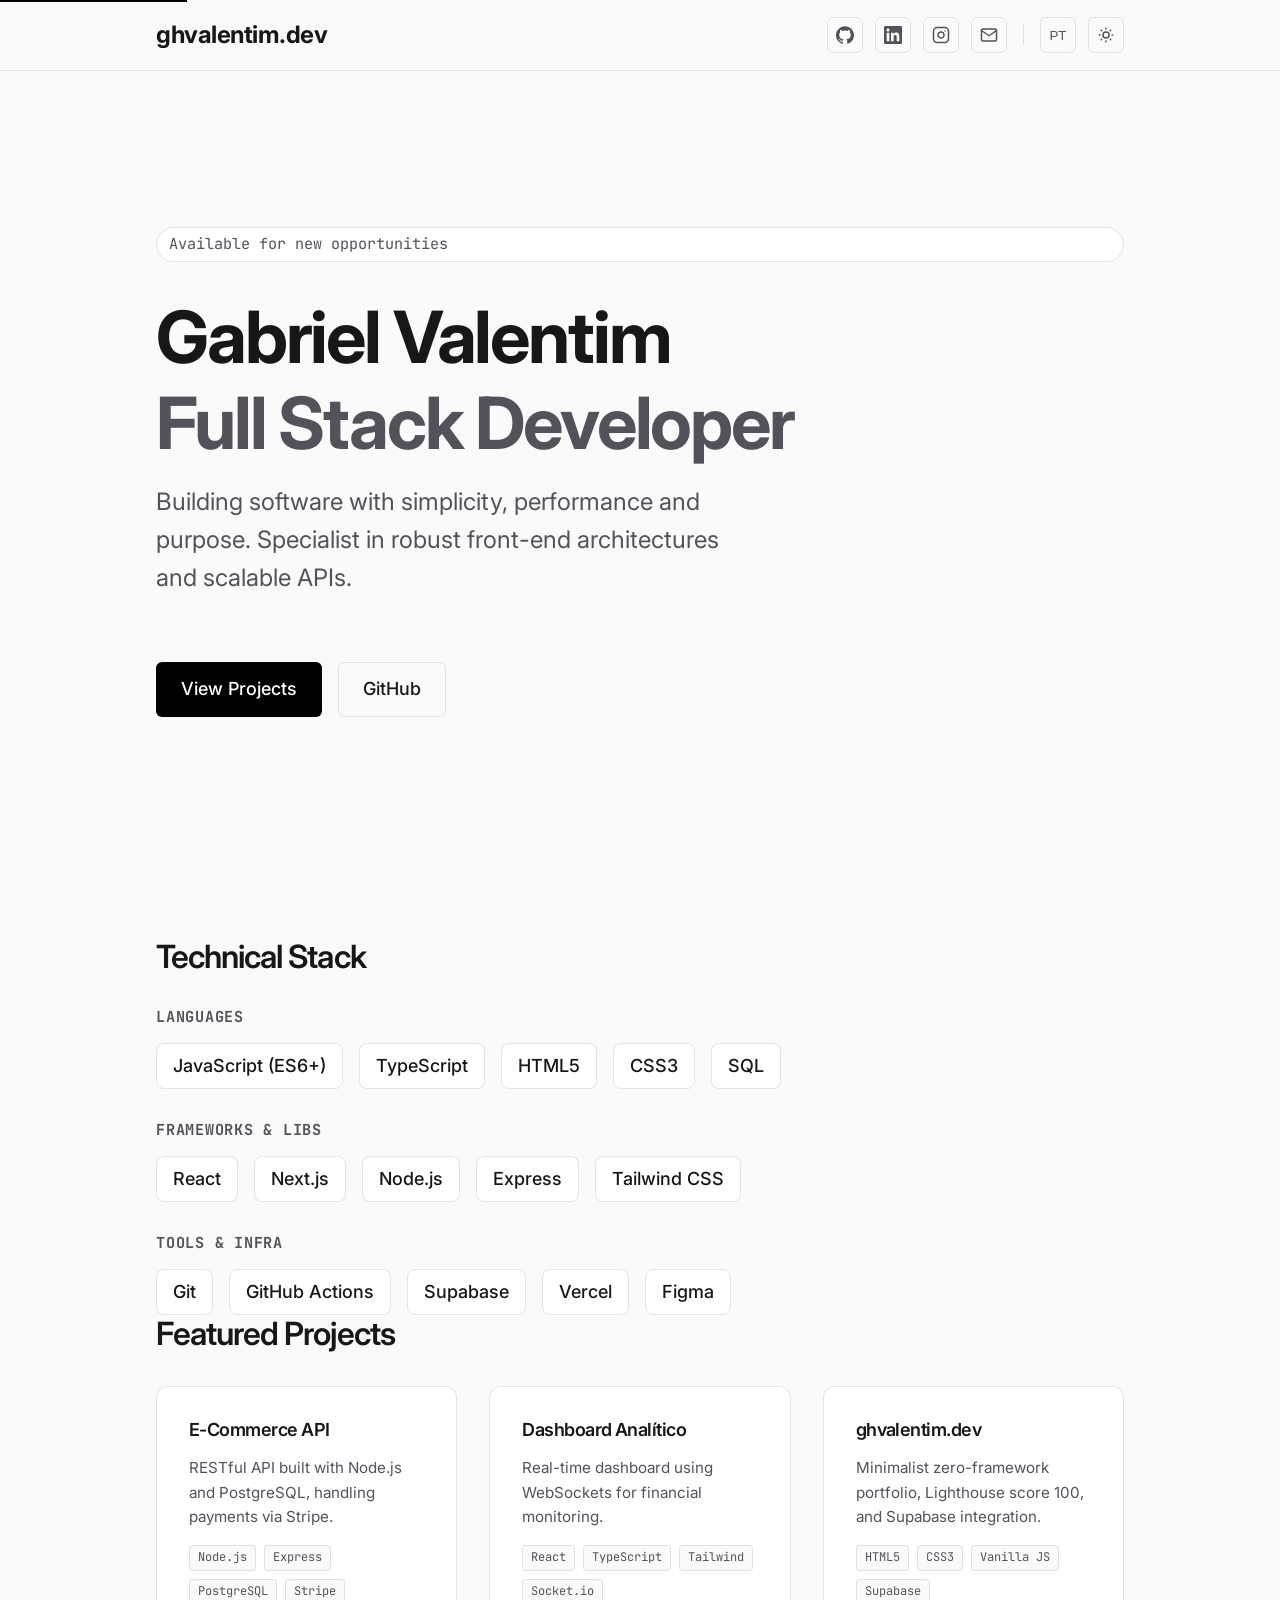
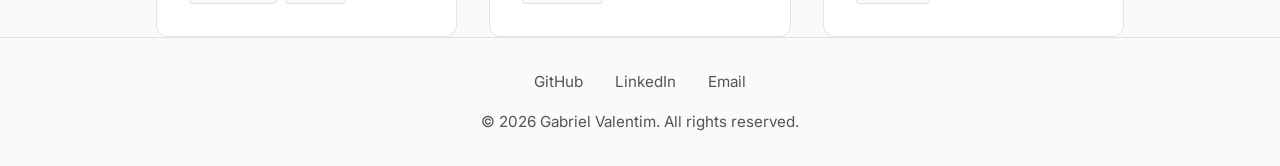
<file: docs/index.html>
<!DOCTYPE html>
<html lang="pt-BR" data-theme="dark">
<head>
    <meta charset="UTF-8">
    <meta name="viewport" content="width=device-width, initial-scale=1.0">
    <meta http-equiv="X-UA-Compatible" content="ie=edge">
    
    <!-- ==========================================
         SEO & META TAGS (Staff Engineer Standard)
    =========================================== -->
    <title>Gabriel Valentim | Full Stack Developer</title>
    <meta name="description" content="Portfólio de Gabriel Valentim, Full Stack Developer focado em construir software com simplicidade, performance e propósito.">
    <meta name="keywords" content="Gabriel Valentim, Full Stack Developer, Software Engineer, Web Development, JavaScript, API, Supabase">
    <meta name="author" content="Gabriel Valentim">
    <link rel="canonical" href="https://ghvalentim.dev/">
    <meta name="theme-color" content="#0a0a0a">
    
    <!-- Open Graph / Redes Sociais -->
    <meta property="og:type" content="website">
    <meta property="og:url" content="https://ghvalentim.dev/">
    <meta property="og:title" content="Gabriel Valentim | Full Stack Developer">
    <meta property="og:description" content="Building software with simplicity, performance and purpose.">
    <meta property="og:image" content="https://ghvalentim.dev/og-image.jpg">

    <!-- Preload de Fontes (Performance) -->
    <link rel="preconnect" href="https://fonts.googleapis.com">
    <link rel="preconnect" href="https://fonts.gstatic.com" crossorigin>
    <link href="https://fonts.googleapis.com/css2?family=Inter:wght@400;500;600;700&family=JetBrains+Mono:wght@400;500&display=swap" rel="stylesheet">
    <link rel="stylesheet" href="./assets/css/style.css">
    <!-- Schema.org JSON-LD -->
    <script type="application/ld+json">
    {
      "@context": "https://schema.org",
      "@type": "Person",
      "name": "Gabriel Valentim",
      "url": "https://ghvalentim.dev",
      "jobTitle": "Full Stack Developer",
      "sameAs": [
        "https://github.com/ghvalentim",
        "https://linkedin.com/in/ghvalentim"
      ]
    }
    </script>
</head>
<body>

   <a href="#main" class="skip-link" data-i18n="skipLink">Pular para o conteúdo principal</a>

    <!-- Header / Nav -->
    <header>
        <div class="container">
            <nav aria-label="Navegação Principal">
                <a href="#" class="logo">ghvalentim.dev</a>
                <div class="nav-controls">
                    <!-- Redes Sociais no Header -->
                    <a href="https://github.com/ghvalentim" target="_blank" rel="noopener noreferrer" class="icon-btn" aria-label="GitHub">
                        <svg class="svg-fill" viewBox="0 0 24 24"><path d="M12 .297c-6.63 0-12 5.373-12 12 0 5.303 3.438 9.8 8.205 11.385.6.113.82-.258.82-.577 0-.285-.01-1.04-.015-2.04-3.338.724-4.042-1.61-4.042-1.61C4.422 18.07 3.633 17.7 3.633 17.7c-1.087-.744.084-.729.084-.729 1.205.084 1.838 1.236 1.838 1.236 1.07 1.835 2.809 1.305 3.495.998.108-.776.417-1.305.76-1.605-2.665-.3-5.466-1.332-5.466-5.93 0-1.31.465-2.38 1.235-3.22-.135-.303-.54-1.523.105-3.176 0 0 1.005-.322 3.3 1.23.96-.267 1.98-.399 3-.405 1.02.006 2.04.138 3 .405 2.28-1.552 3.285-1.23 3.285-1.23.645 1.653.24 2.873.12 3.176.765.84 1.23 1.91 1.23 3.22 0 4.61-2.805 5.625-5.475 5.92.42.36.81 1.096.81 2.22 0 1.606-.015 2.896-.015 3.286 0 .315.21.69.825.57C20.565 22.092 24 17.592 24 12.297c0-6.627-5.373-12-12-12"/></svg>
                    </a>
                    <a href="https://linkedin.com/in/ghvalentim" target="_blank" rel="noopener noreferrer" class="icon-btn" aria-label="LinkedIn">
                        <svg class="svg-fill" viewBox="0 0 24 24"><path d="M20.447 20.452h-3.554v-5.569c0-1.328-.027-3.037-1.852-3.037-1.853 0-2.136 1.445-2.136 2.939v5.667H9.351V9h3.414v1.561h.046c.477-.9 1.637-1.85 3.37-1.85 3.601 0 4.267 2.37 4.267 5.455v6.286zM5.337 7.433c-1.144 0-2.063-.926-2.063-2.065 0-1.138.92-2.063 2.063-2.063 1.14 0 2.064.925 2.064 2.063 0 1.139-.925 2.065-2.064 2.065zm1.782 13.019H3.555V9h3.564v11.452zM22.225 0H1.771C.792 0 0 .774 0 1.729v20.542C0 23.227.792 24 1.771 24h20.451C23.2 24 24 23.227 24 22.271V1.729C24 .774 23.2 0 22.222 0h.003z"/></svg>
                    </a>
                    <a href="https://instagram.com/ghvalentim" target="_blank" rel="noopener noreferrer" class="icon-btn" aria-label="Instagram">
                        <svg class="svg-stroke" viewBox="0 0 24 24"><rect x="2" y="2" width="20" height="20" rx="5" ry="5"></rect><path d="M16 11.37A4 4 0 1 1 12.63 8 4 4 0 0 1 16 11.37z"></path><line x1="17.5" y1="6.5" x2="17.51" y2="6.5"></line></svg>
                    </a>
                    <a href="mailto:contato@ghvalentim.dev" class="icon-btn" aria-label="Email">
                        <svg class="svg-stroke" viewBox="0 0 24 24"><path d="M4 4h16c1.1 0 2 .9 2 2v12c0 1.1-.9 2-2 2H4c-1.1 0-2-.9-2-2V6c0-1.1.9-2 2-2z"></path><polyline points="22,6 12,13 2,6"></polyline></svg>
                    </a>

                    <div class="nav-divider"></div>

                    <!-- Botão de Tradução -->
                    <button id="langToggle" class="icon-btn" aria-label="Alterar idioma">EN</button>
                    <!-- Botão de Tema -->
                    <button id="themeToggle" class="icon-btn" aria-label="Alternar tema">
                        <svg class="svg-stroke" viewBox="0 0 24 24" id="themeIcon">
                            <!-- Ícone da Lua (Dark Mode Default) -->
                            <path d="M21 12.79A9 9 0 1 1 11.21 3 7 7 0 0 0 21 12.79z"></path>
                        </svg>
                    </button>
                </div>
            </nav>
        </div>
    </header>

    <!-- Main Content -->
    <main id="main">
        
        <!-- Hero Section -->
        <section id="hero" class="container">
            <span class="hero-badge" data-i18n="heroBadge">Disponível para novos desafios</span>
            <h1 data-i18n="heroTitle">Gabriel Valentim<br><span class="text-muted">Full Stack Developer</span></h1>
            <p data-i18n="heroDesc">Construindo software com simplicidade, performance e propósito. Especialista em arquiteturas front-end robustas e APIs eficientes.</p>
        <div class="hero-actions">
            <a href="#projects" class="btn btn-primary" data-i18n="btnProjects">
                Ver Projetos
                <!-- Ícone de Seta (Arrow Right) -->
                <svg class="icon-sm" width="18" height="18" style="margin-left: 8px;" viewBox="0 0 24 24"><line x1="5" y1="12" x2="19" y2="12"></line><polyline points="12 5 19 12 12 19"></polyline></svg>
            </a>
            <a href="https://github.com/ghvalentim" target="_blank" rel="noopener noreferrer" class="btn btn-secondary" data-i18n="btnGithub">
                <!-- Ícone do GitHub -->
                <svg class="icon-sm" width="18" height="18" style="margin-right: 8px;" viewBox="0 0 24 24"><path d="M9 19c-5 1.5-5-2.5-7-3m14 6v-3.87a3.37 3.37 0 0 0-.94-2.61c3.14-.35 6.44-1.54 6.44-7A5.44 5.44 0 0 0 20 4.77 5.07 5.07 0 0 0 19.91 1S18.73.65 16 2.48a13.38 13.38 0 0 0-7 0C6.27.65 5.09 1 5.09 1A5.07 5.07 0 0 0 5 4.77a5.44 5.44 0 0 0-1.5 3.78c0 5.42 3.3 6.61 6.44 7A3.37 3.37 0 0 0 9 18.13V22"></path></svg>
                GitHub
            </a>
        </div>
    </section>

        <!-- Skills Section -->
        <section id="skills" class="container">
            <h2 data-i18n="skillsTitle">Stack Técnica</h2>
            <div id="skills-container" class="skills-container">
                <!-- Injetado via JS/Supabase -->
                <p class="text-muted">Carregando habilidades...</p>
            </div>
        </section>

        <!-- Projects Section -->
        <section id="projects" class="container">
            <h2 data-i18n="projectsTitle">Projetos em Destaque</h2>
            <div id="projects-grid" class="grid-projects">
                <!-- Injetado via JS/Supabase -->
                <div class="card skeleton" style="height: 180px;"></div>
                <div class="card skeleton" style="height: 180px;"></div>
                <div class="card skeleton" style="height: 180px;"></div>
            </div>
        </section>

    </main>

    <!-- Footer -->
    <footer>
        <div class="container">
            <ul class="footer-links">
                <li><a href="https://github.com/ghvalentim" target="_blank" rel="noopener">GitHub</a></li>
                <li><a href="https://linkedin.com/in/ghvalentim" target="_blank" rel="noopener">LinkedIn</a></li>
                <li><a href="mailto:contato@ghvalentim.dev" target="_blank" rel="noopener">Email</a></li>
            </ul>
            <p>&copy; <span id="currentYear"></span> Gabriel Valentim. <span data-i18n="footerText">Todos os direitos reservados.</span></p>
        </div>
    </footer>

    <script type="module" src="./assets/js/app.js"></script>
</body>
</html>
</file>
<file: docs/assets/css/style.css>
/* 1. Variáveis e Design System (Linear/Vercel Vibe) */
        :root {
            /* Cores Dark (Default) */
            --bg-color: #0a0a0a;
            --surface-color: #111111;
            --surface-hover: #1a1a1a;
            --border-color: rgba(255, 255, 255, 0.1);
            --text-primary: #ededed;
            --text-secondary: #a1a1aa;
            --brand-color: #ffffff;
            --brand-color-invert: #000000;
            --focus-ring: rgba(255, 255, 255, 0.3);
            
            /* Tipografia */
            --font-sans: 'Inter', system-ui, -apple-system, sans-serif;
            --font-mono: 'JetBrains Mono', monospace;
            
            /* Fluid Typography (clamp) */
            --text-sm: clamp(0.875rem, 0.8vw + 0.5rem, 0.95rem);
            --text-base: clamp(1rem, 1vw + 0.75rem, 1.125rem);
            --text-lg: clamp(1.125rem, 1.5vw + 0.875rem, 1.5rem);
            --text-xl: clamp(1.5rem, 2vw + 1rem, 2rem);
            --text-xxl: clamp(2.5rem, 5vw + 1rem, 4.5rem);
            
            /* Espaçamentos e Layout */
            --container-width: 1000px;
            --space-xs: 0.5rem;
            --space-sm: 1rem;
            --space-md: 2rem;
            --space-lg: 4rem;
            --space-xl: 8rem;
            
            /* Transições */
            --transition-fast: 0.15s ease;
            --transition-normal: 0.3s cubic-bezier(0.4, 0, 0.2, 1);
        }

        [data-theme="light"] {
            --bg-color: #fafafa;
            --surface-color: #ffffff;
            --surface-hover: #f4f4f5;
            --border-color: rgba(0, 0, 0, 0.1);
            --text-primary: #171717;
            --text-secondary: #52525b;
            --brand-color: #000000;
            --brand-color-invert: #ffffff;
            --focus-ring: rgba(0, 0, 0, 0.3);
        }

        /* 2. Reset Profissional */
        *, *::before, *::after {
            box-sizing: border-box;
            margin: 0;
            padding: 0;
        }

        html {
            scroll-behavior: smooth;
        }

        body {
            font-family: var(--font-sans);
            background-color: var(--bg-color);
            color: var(--text-primary);
            line-height: 1.6;
            -webkit-font-smoothing: antialiased;
            -moz-osx-font-smoothing: grayscale;
            transition: background-color var(--transition-normal), color var(--transition-normal);
            overflow-x: hidden;
        }

        /* 3. Acessibilidade Base */
        .skip-link {
            position: absolute;
            top: -40px;
            left: 0;
            background: var(--brand-color);
            color: var(--brand-color-invert);
            padding: 8px 16px;
            z-index: 1000;
            font-weight: 500;
            text-decoration: none;
            transition: top var(--transition-fast);
        }
        .skip-link:focus {
            top: 0;
        }

        :focus-visible {
            outline: 2px solid var(--text-primary);
            outline-offset: 4px;
            border-radius: 4px;
        }

        /* 4. Layout e Container */
        .container {
            width: 100%;
            max-width: var(--container-width);
            margin: 0 auto;
            padding: 0 var(--space-sm);
        }

        section {
            padding: clamp(4rem, 10vw, 8rem) 0; 
        }

        /* 5. Header & Navegação */
        header {
            position: fixed;
            top: 0;
            width: 100%;
            backdrop-filter: blur(12px);
            -webkit-backdrop-filter: blur(12px);
            background-color: color-mix(in srgb, var(--bg-color) 80%, transparent);
            border-bottom: 1px solid var(--border-color);
            z-index: 100;
        }

        nav {
            display: flex;
            justify-content: space-between;
            align-items: center;
            height: 70px;
        }

        .logo {
            font-weight: 700;
            font-size: var(--text-lg);
            text-decoration: none;
            color: var(--text-primary);
            letter-spacing: -0.02em;
        }

        .nav-controls {
    display: flex;
    gap: 0.75rem; /* Respiro entre os ícones */
    align-items: center;
}

        .icon-btn {
    background: transparent;
    border: 1px solid var(--border-color, rgba(255,255,255,0.1));
    color: var(--text-secondary, #a1a1aa);
    width: 36px;
    height: 36px;
    border-radius: 6px;
    cursor: pointer;
    display: flex;
    align-items: center;
    justify-content: center;
    transition: all 0.2s ease;
}

        .icon-btn:hover {
    color: var(--text-primary, #ededed);
    background: var(--surface-hover, #1a1a1a);
    border-color: var(--text-secondary, #a1a1aa);
}

       .icon-btn svg {
    width: 18px !important;
    height: 18px !important;
}

        /* --- CLASSES UTILITÁRIAS PARA SVGs --- */
       .svg-fill {
    fill: currentColor !important;
    stroke: none !important;
}

.svg-stroke {
    fill: none !important;
    stroke: currentColor !important;
    stroke-width: 2 !important;
    stroke-linecap: round !important;
    stroke-linejoin: round !important;
}

        /* Divisor visual elegante no header */
        .nav-divider {
    width: 1px;
    height: 20px;
    background-color: var(--border-color, rgba(255,255,255,0.1));
    margin: 0 0.25rem;
}

        /* 6. Typography H1, H2, P */
        h1, h2, h3 {
            line-height: 1.2;
            letter-spacing: -0.03em;
        }

        h2 {
            font-size: var(--text-xl);
            margin-bottom: var(--space-md);
            font-weight: 600;
        }

        .text-muted {
            color: var(--text-secondary);
        }

        /* 7. Section: Hero */
        #hero {
            padding-top: calc(70px + clamp(2rem, 5vw, 4rem));
            min-height: 90vh;
            display: flex;
            flex-direction: column;
            justify-content: center;
            margin-bottom: var(--space-xl);
            animation: fadeIn 1s ease-out;
        }

        .hero-badge {
            display: inline-block;
            font-family: var(--font-mono);
            font-size: var(--text-sm);
            color: var(--text-secondary);
            border: 1px solid var(--border-color);
            padding: 4px 12px;
            border-radius: 99px;
            margin-bottom: var(--space-md);
            background: var(--surface-color);
        }

        #hero h1 {
            font-size: var(--text-xxl);
            font-weight: 700;
            margin-bottom: var(--space-sm);
            max-width: 800px;
        }

        #hero p {
            font-size: var(--text-lg);
            color: var(--text-secondary);
            max-width: 600px;
            margin-bottom: var(--space-md);
        }

        .hero-actions {
            display: flex;
            gap: var(--space-sm);
            margin-top: var(--space-md);
        }

        .btn {
            display: inline-flex;
            align-items: center;
            justify-content: center;
            padding: 0.75rem 1.5rem;
            border-radius: 6px;
            font-weight: 500;
            font-size: var(--text-base);
            text-decoration: none;
            transition: all var(--transition-fast);
            cursor: pointer;
            border: 1px solid transparent;
        }

        .btn-primary {
            background-color: var(--brand-color);
            color: var(--brand-color-invert);
        }

        .btn-primary:hover {
            opacity: 0.9;
            transform: translateY(-1px);
        }

        .btn-secondary {
            background-color: transparent;
            color: var(--text-primary);
            border-color: var(--border-color);
        }

        .btn-secondary:hover {
            background-color: var(--surface-hover);
        }

        /* --- NOVOS ESTILOS PARA ÍCONES E SOCIAL BAR --- */
        .icon-sm {
            width: 18px;
            height: 18px;
            fill: none;
            stroke: currentColor;
            stroke-width: 2;
            stroke-linecap: round;
            stroke-linejoin: round;
        }

        .social-bar {
            display: flex;
            justify-content: center;
            gap: var(--space-md);
            margin-bottom: var(--space-md);
        }

        .social-icon {
            color: var(--text-secondary);
            transition: all var(--transition-fast);
            display: flex;
            align-items: center;
            justify-content: center;
            width: 44px;
            height: 44px;
            border-radius: 50%;
            background: var(--surface-color);
            border: 1px solid var(--border-color);
        }

        .social-icon:hover {
            color: var(--text-primary);
            border-color: var(--text-secondary);
            transform: translateY(-4px); /* Animação suave para cima */
        }

        .social-icon-svg {
            width: 20px;
            height: 20px;
            fill: currentColor;
            stroke: none;
        }
        
        /* Ajuste específico para ícones que usam stroke nativamente (ex: email) */
        .social-icon .stroke-icon {
            fill: none;
            stroke: currentColor;
            stroke-width: 2;
        }

        /* 8. Section: Grid de Projetos */

        .grid-projects {
            display: grid;
            grid-template-columns: repeat(auto-fit, minmax(300px, 1fr));
            gap: var(--space-md);
        }

        .card {
            background: var(--surface-color);
            border: 1px solid var(--border-color);
            border-radius: 12px;
            padding: var(--space-md);
            display: flex;
            flex-direction: column;
            gap: var(--space-sm);
            transition: transform var(--transition-normal), border-color var(--transition-normal);
            text-decoration: none;
            color: inherit;
        }

        .card:hover {
            transform: translateY(-4px);
            border-color: var(--text-secondary);
        }

        .card h3 {
            font-size: var(--text-base);
            font-weight: 600;
        }

        .card p {
            font-size: var(--text-sm);
            color: var(--text-secondary);
            flex-grow: 1; /* Empurra o rodapé para o fundo */
        }

        .tech-stack {
            display: flex;
            flex-wrap: wrap;
            gap: 8px;
            margin-top: auto;
        }

        .tech-tag {
            font-family: var(--font-mono);
            font-size: 0.75rem;
            padding: 2px 8px;
            background: var(--bg-color);
            border: 1px solid var(--border-color);
            border-radius: 4px;
            color: var(--text-secondary);
        }

        /* 9. Section: Skills */

        .skills-container {
            display: flex;
            flex-direction: column;
            gap: var(--space-md);
        }

        .skill-group h3 {
            font-family: var(--font-mono);
            font-size: var(--text-sm);
            color: var(--text-secondary);
            margin-bottom: var(--space-sm);
            text-transform: uppercase;
            letter-spacing: 0.05em;
        }

        .skill-list {
            display: flex;
            flex-wrap: wrap;
            gap: var(--space-sm);
        }

        .skill-badge {
            background: var(--surface-color);
            border: 1px solid var(--border-color);
            padding: 0.5rem 1rem;
            border-radius: 8px;
            font-size: var(--text-base);
            font-weight: 500;
        }

        /* 10. Footer */
        footer {
            border-top: 1px solid var(--border-color);
            padding: var(--space-md) 0;
            text-align: center;
            color: var(--text-secondary);
            font-size: var(--text-sm);
        }

        .footer-links {
            display: flex;
            justify-content: center;
            gap: var(--space-md);
            margin-bottom: var(--space-sm);
            list-style: none;
        }

        .footer-links a {
            color: var(--text-secondary);
            text-decoration: none;
            transition: color var(--transition-fast);
        }

        .footer-links a:hover {
            color: var(--text-primary);
        }

        /* Animações utilitárias */
        @keyframes fadeIn {
            from { opacity: 0; transform: translateY(10px); }
            to { opacity: 1; transform: translateY(0); }
        }

        /* Responsivo Extra */
        @media (max-width: 768px) {
            :root {
                --space-xl: 4rem; /* Reduz espaço vertical no mobile */
            }
            .hero-actions {
                flex-direction: column;
            }
            .btn {
                width: 100%;
            }
        }
        
        /* Preferência do usuário por menos animação */
        @media (prefers-reduced-motion: reduce) {
            * {
                animation-duration: 0.01ms !important;
                animation-iteration-count: 1 !important;
                transition-duration: 0.01ms !important;
                scroll-behavior: auto !important;
            }
        }

        /* Loading Skeleton states para Supabase Fetch */
        .skeleton {
            background: linear-gradient(90deg, var(--surface-color) 25%, var(--surface-hover) 50%, var(--surface-color) 75%);
            background-size: 200% 100%;
            animation: loading 1.5s infinite;
            border-color: transparent;
        }
        @keyframes loading {
            0% { background-position: 200% 0; }
            100% { background-position: -200% 0; }
        }
</file>
